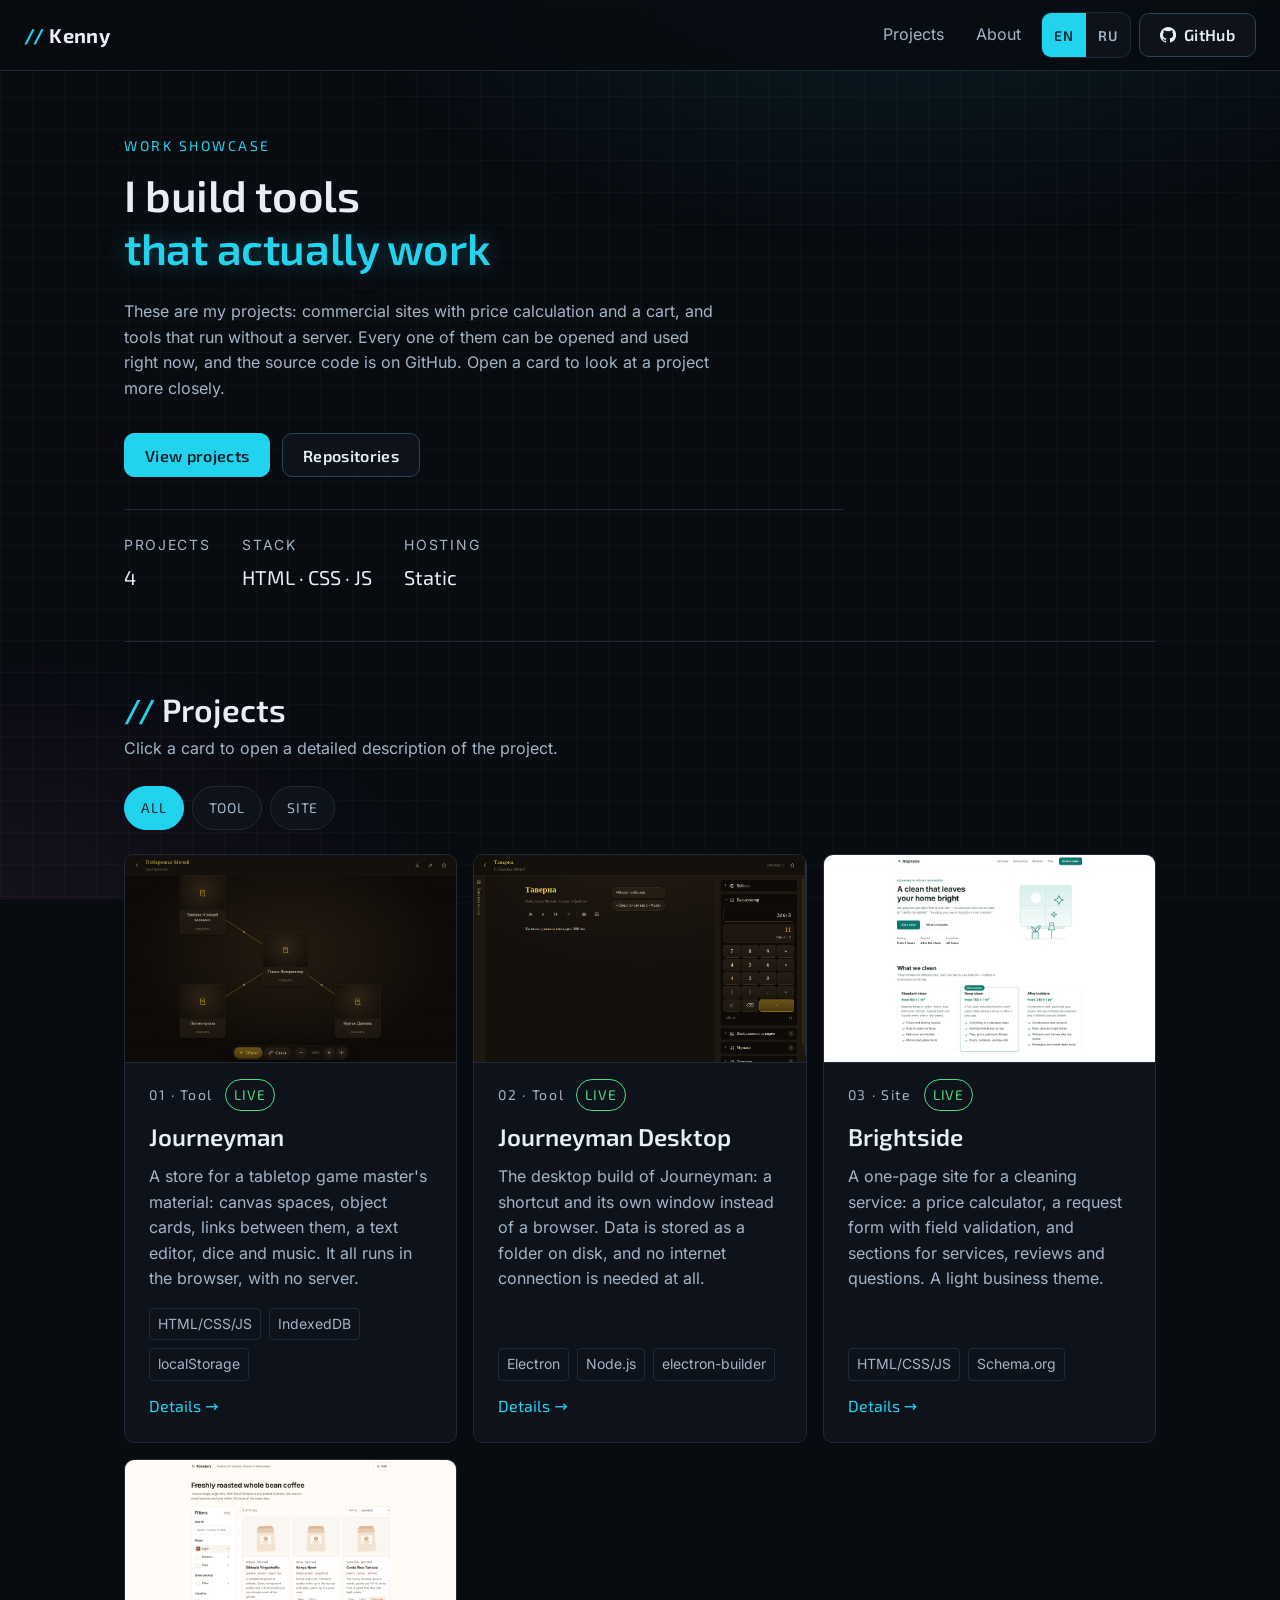
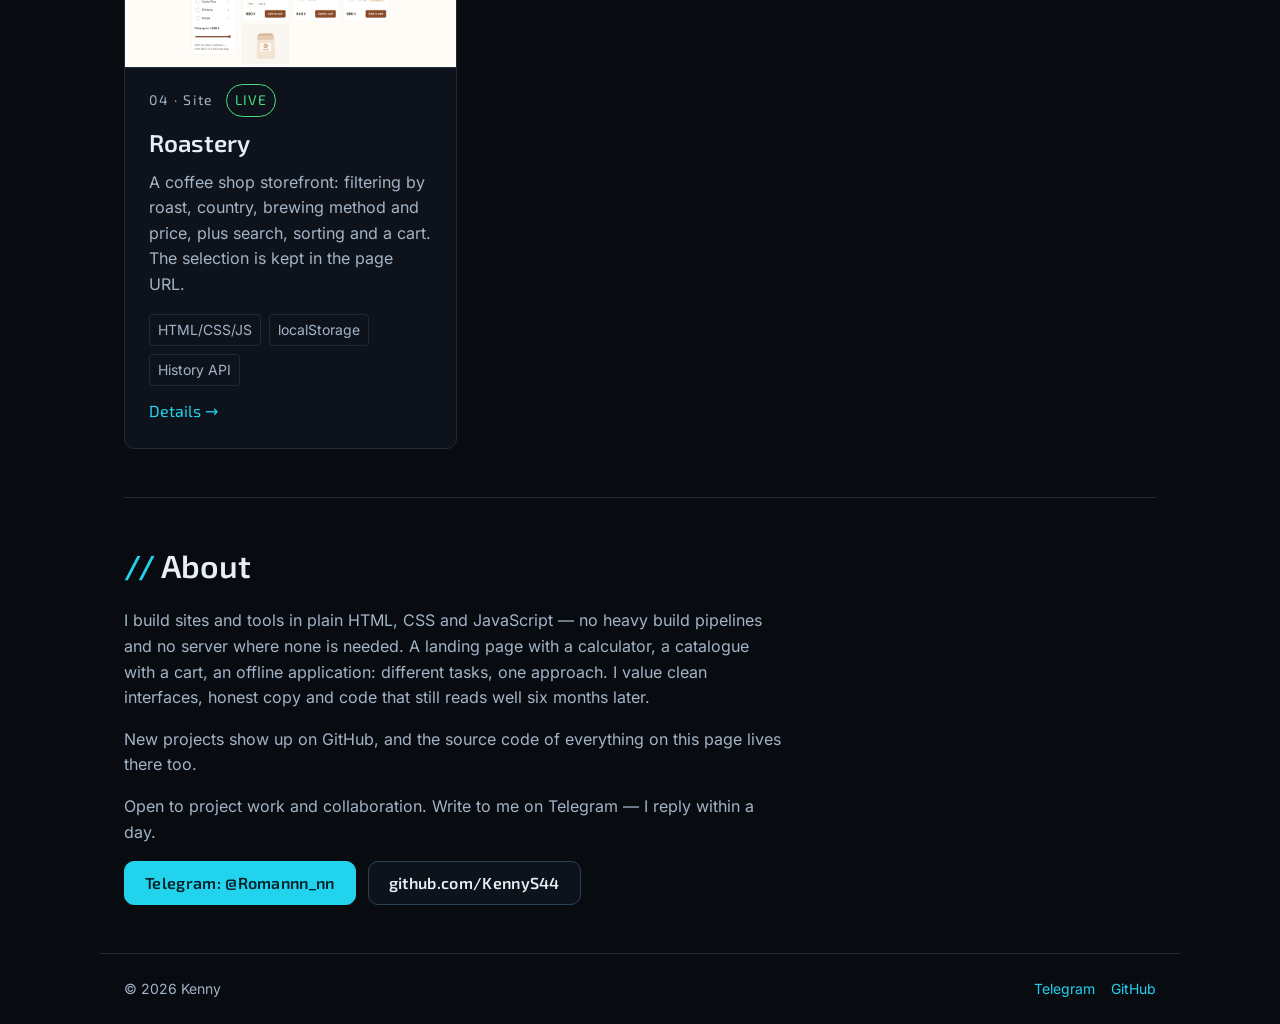
<file: index.html>
<!DOCTYPE html>
<html lang="en">
<head>
<meta charset="utf-8">
<meta name="viewport" content="width=device-width, initial-scale=1">
<title>Kenny — front-end developer: sites, calculators, catalogues</title>
<meta name="description" content="Kenny's portfolio: a landing page with a price calculator, a catalogue with filters and a cart, and tools for tabletop game masters. All in plain HTML, CSS and JavaScript, with live demos and open code.">
<link rel="canonical" href="https://kennys44.github.io/MyScreen/">
<link rel="alternate" hreflang="en" href="https://kennys44.github.io/MyScreen/?lang=en">
<link rel="alternate" hreflang="ru" href="https://kennys44.github.io/MyScreen/?lang=ru">
<link rel="alternate" hreflang="x-default" href="https://kennys44.github.io/MyScreen/">

<meta property="og:type" content="website">
<meta property="og:site_name" content="Kenny — project showcase">
<meta property="og:title" content="Kenny — front-end developer: sites, calculators, catalogues">
<meta property="og:description" content="Commercial sites and tools in plain HTML, CSS and JavaScript: a price calculator, a catalogue with a cart, a tabletop game master's codex. Live demos and open code.">
<meta property="og:url" content="https://kennys44.github.io/MyScreen/">
<meta property="og:image" content="https://kennys44.github.io/MyScreen/img/og.png">
<meta property="og:image:width" content="1200">
<meta property="og:image:height" content="630">
<meta property="og:locale" content="en_US">
<meta property="og:locale:alternate" content="ru_RU">
<meta name="twitter:card" content="summary_large_image">
<meta name="theme-color" content="#080b10">

<link rel="icon" href="img/favicon.svg" type="image/svg+xml">
<link rel="apple-touch-icon" href="img/apple-touch-icon.png">

<link rel="preload" href="fonts/Exo2-600-latin.woff2" as="font" type="font/woff2" crossorigin>
<link rel="preload" href="fonts/Inter-400-latin.woff2" as="font" type="font/woff2" crossorigin>
<link rel="stylesheet" href="css/fonts.css">
<link rel="stylesheet" href="css/style.css">
</head>
<body>
<div class="grid-bg" aria-hidden="true"></div>

<header class="topbar">
  <a class="brand" href="#top">
    <span class="brand-mark">//</span> Kenny
  </a>
  <nav class="nav">
    <a href="#projects" data-i18n="nav.projects">Projects</a>
    <a href="#about" data-i18n="nav.about">About</a>
    <div class="lang" role="group" data-i18n-label="a11y.language">
      <button type="button" data-lang="en" data-i18n-label="a11y.switchToEn" aria-pressed="true">EN</button>
      <button type="button" data-lang="ru" data-i18n-label="a11y.switchToRu" aria-pressed="false">RU</button>
    </div>
    <a class="btn btn-ghost" href="https://github.com/KennyS44" target="_blank" rel="noopener">
      <svg viewBox="0 0 16 16" width="16" height="16" aria-hidden="true"><path fill="currentColor" d="M8 0a8 8 0 0 0-2.53 15.59c.4.07.55-.17.55-.38l-.01-1.34c-2.23.48-2.7-1.07-2.7-1.07-.36-.93-.89-1.18-.89-1.18-.73-.5.05-.49.05-.49.8.06 1.23.83 1.23.83.72 1.23 1.88.87 2.34.67.07-.52.28-.87.51-1.07-1.78-.2-3.64-.89-3.64-3.95 0-.87.31-1.59.83-2.15-.08-.2-.36-1.02.08-2.12 0 0 .67-.21 2.2.82a7.6 7.6 0 0 1 4 0c1.53-1.03 2.2-.82 2.2-.82.44 1.1.16 1.92.08 2.12.52.56.83 1.28.83 2.15 0 3.07-1.87 3.75-3.65 3.95.29.25.54.73.54 1.48l-.01 2.2c0 .21.14.46.55.38A8 8 0 0 0 8 0z"/></svg>
      GitHub
    </a>
  </nav>
</header>

<main id="top">
  <section class="hero">
    <p class="eyebrow" data-i18n="hero.eyebrow">Work showcase</p>
    <h1 data-i18n-html="hero.title">I build tools<br><span class="accent">that actually work</span></h1>
    <p class="lead" data-i18n="hero.lead">
      These are my projects: commercial sites with price calculation and a
      cart, and tools that run without a server. Every one of them can be
      opened and used right now, and the source code is on GitHub. Open a card
      to look at a project more closely.
    </p>
    <div class="hero-actions">
      <a class="btn btn-solid" href="#projects" data-i18n="hero.cta.projects">View projects</a>
      <a class="btn btn-ghost" href="https://github.com/KennyS44" target="_blank" rel="noopener" data-i18n="hero.cta.repos">Repositories</a>
    </div>
    <dl class="stats">
      <div><dt data-i18n="stats.projects">Projects</dt><dd data-stat="count">—</dd></div>
      <div><dt data-i18n="stats.stack">Stack</dt><dd>HTML · CSS · JS</dd></div>
      <div><dt data-i18n="stats.hosting">Hosting</dt><dd data-i18n="stats.hosting.value">Static</dd></div>
    </dl>
  </section>

  <section class="section" id="projects">
    <div class="section-head">
      <h2 data-i18n="projects.title">Projects</h2>
      <p class="section-sub" data-i18n="projects.sub">Click a card to open a detailed description of the project.</p>
    </div>
    <div class="filters" role="group" data-i18n-label="projects.filterLabel"></div>
    <ul class="cards" id="cards"></ul>
  </section>

  <section class="section" id="about">
    <div class="section-head">
      <h2 data-i18n="about.title">About</h2>
    </div>
    <div class="about">
      <p data-i18n="about.p1">
        I build sites and tools in plain HTML, CSS and JavaScript — no heavy
        build pipelines and no server where none is needed. A landing page with
        a calculator, a catalogue with a cart, an offline application:
        different tasks, one approach. I value clean interfaces, honest copy
        and code that still reads well six months later.
      </p>
      <p data-i18n="about.p2">
        New projects show up on GitHub, and the source code of everything on
        this page lives there too.
      </p>
      <p data-i18n="about.p3">
        Open to project work and collaboration. Write to me on Telegram — I
        reply within a day.
      </p>
      <div class="about-actions">
        <a class="btn btn-solid" href="https://t.me/Romannn_nn" target="_blank" rel="noopener">Telegram: @Romannn_nn</a>
        <a class="btn btn-ghost" href="https://github.com/KennyS44" target="_blank" rel="noopener">github.com/KennyS44</a>
      </div>
    </div>
  </section>
</main>

<footer class="footer">
  <span>© <span data-year></span> Kenny</span>
  <span class="footer-links">
    <a href="https://t.me/Romannn_nn" target="_blank" rel="noopener">Telegram</a>
    <a href="https://github.com/KennyS44" target="_blank" rel="noopener">GitHub</a>
  </span>
</footer>

<div class="modal" id="modal" hidden>
  <div class="modal-backdrop" data-close></div>
  <div class="modal-panel" role="dialog" aria-modal="true" aria-labelledby="modal-title" tabindex="-1">
    <button class="modal-close" type="button" data-close data-i18n-label="a11y.close" aria-label="Close">×</button>
    <div class="modal-body"></div>
  </div>
</div>

<div class="lightbox" id="lightbox" hidden>
  <div class="lightbox-backdrop" data-lb-close></div>
  <div class="lightbox-panel" role="dialog" aria-modal="true" aria-labelledby="lightbox-caption" tabindex="-1">
    <button class="lightbox-close" type="button" data-lb-close data-i18n-label="a11y.closeImage" aria-label="Close image">×</button>
    <div class="lightbox-stage"><img alt=""></div>
    <p class="lightbox-caption" id="lightbox-caption"></p>
  </div>
</div>

<script src="js/content.js"></script>
<script src="js/main.js"></script>
</body>
</html>
</file>
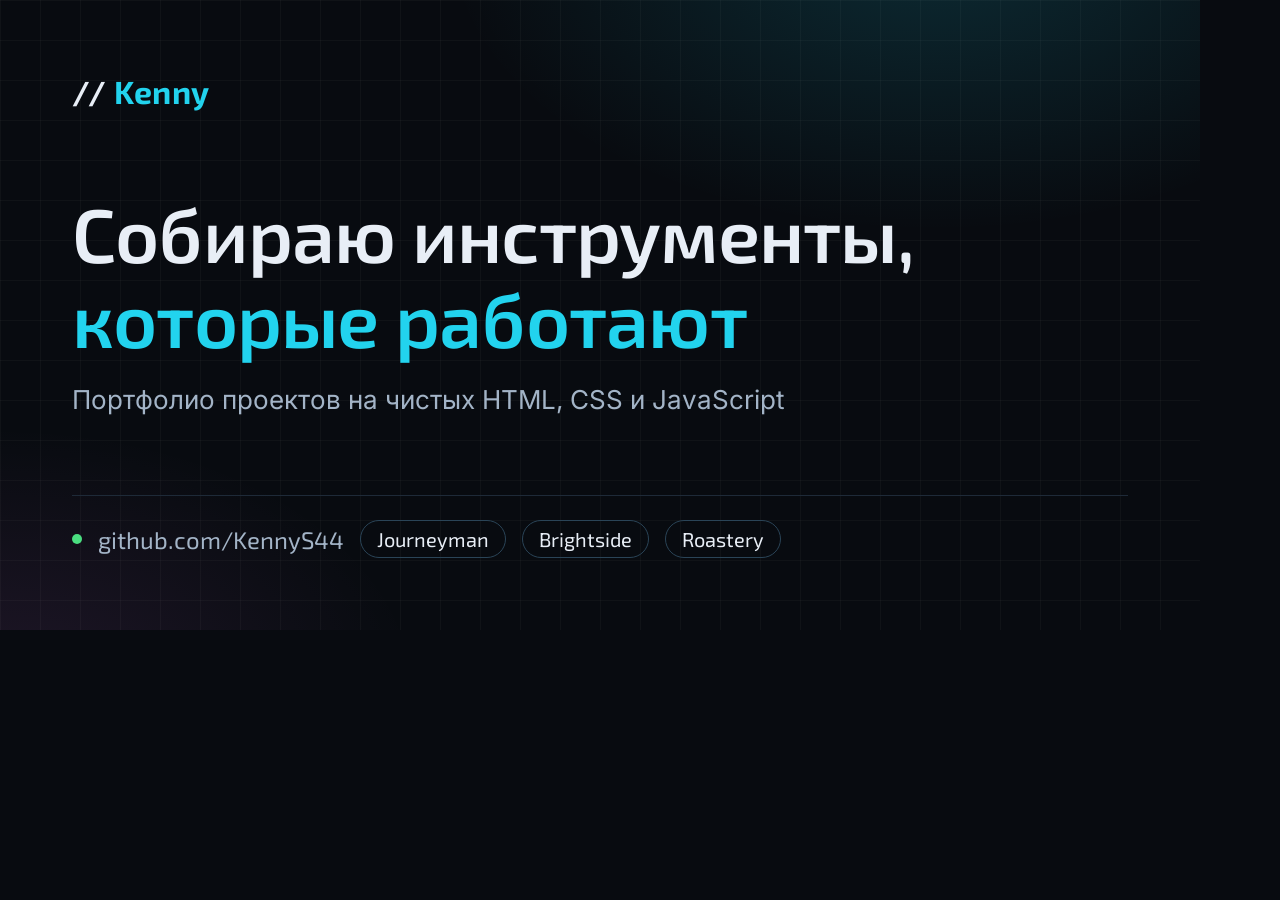
<file: tools/og-template.html>
<!DOCTYPE html>
<html lang="ru">
<!-- Шаблон превью для соцсетей. Снимается скриншотом 1200x630 в img/og.png. -->
<head>
<meta charset="utf-8">
<link rel="stylesheet" href="../css/fonts.css">
<style>
  * { box-sizing: border-box; margin: 0; }
  body {
    width: 1200px; height: 630px;
    background: #080b10;
    color: #e8eef6;
    font-family: "Inter", sans-serif;
    display: flex; flex-direction: column; justify-content: space-between;
    padding: 72px;
    position: relative; overflow: hidden;
  }
  .bg {
    position: absolute; inset: 0;
    background:
      radial-gradient(700px 420px at 78% -10%, rgba(34,211,238,.16), transparent 70%),
      radial-gradient(600px 380px at 0% 110%, rgba(232,121,249,.10), transparent 70%),
      linear-gradient(rgba(255,255,255,.03) 1px, transparent 1px) 0 0 / 100% 40px,
      linear-gradient(90deg, rgba(255,255,255,.03) 1px, transparent 1px) 0 0 / 40px 100%;
  }
  .row { position: relative; }
  .brand { font-family: "Exo 2", sans-serif; font-weight: 700; font-size: 32px; letter-spacing: .02em; }
  .brand span { color: #22d3ee; }
  h1 {
    font-family: "Exo 2", sans-serif; font-weight: 600;
    font-size: 76px; line-height: 1.12; letter-spacing: -.01em;
  }
  h1 em { font-style: normal; color: #22d3ee; }
  .sub { color: #a3b4c7; font-size: 26px; margin-top: 24px; }
  .foot {
    display: flex; align-items: center; gap: 16px;
    font-family: "Exo 2", sans-serif; font-size: 24px; color: #a3b4c7;
    border-top: 1px solid #1e2a38; padding-top: 24px;
  }
  .dot { width: 10px; height: 10px; border-radius: 50%; background: #4ade80; }
  .tag {
    border: 1px solid #2a4457; border-radius: 999px; padding: 6px 16px;
    font-size: 20px; color: #e8eef6;
  }
</style>
</head>
<body>
  <div class="bg"></div>
  <div class="row brand">// <span>Kenny</span></div>
  <div class="row">
    <h1>Собираю инструменты,<br><em>которые работают</em></h1>
    <p class="sub">Портфолио проектов на чистых HTML, CSS и JavaScript</p>
  </div>
  <div class="row foot">
    <span class="dot"></span>
    <span>github.com/KennyS44</span>
    <span class="tag">Journeyman</span>
    <span class="tag">Brightside</span>
    <span class="tag">Roastery</span>
  </div>
</body>
</html>
</file>
<file: css/fonts.css>
/* Шрифты лежат рядом — сайт не зависит от Google Fonts. */

@font-face {
  font-family: 'Exo 2';
  font-style: normal;
  font-weight: 400;
  font-display: swap;
  src: url('../fonts/Exo2-400-cyrillic.woff2') format('woff2');
  unicode-range: U+0301, U+0400-045F, U+0490-0491, U+04B0-04B1, U+2116;
}

@font-face {
  font-family: 'Exo 2';
  font-style: normal;
  font-weight: 400;
  font-display: swap;
  src: url('../fonts/Exo2-400-latin.woff2') format('woff2');
  unicode-range: U+0000-00FF, U+0131, U+0152-0153, U+02BB-02BC, U+02C6, U+02DA, U+02DC, U+0304, U+0308, U+0329, U+2000-206F, U+20AC, U+2122, U+2191, U+2193, U+2212, U+2215, U+FEFF, U+FFFD;
}

@font-face {
  font-family: 'Exo 2';
  font-style: normal;
  font-weight: 600;
  font-display: swap;
  src: url('../fonts/Exo2-600-cyrillic.woff2') format('woff2');
  unicode-range: U+0301, U+0400-045F, U+0490-0491, U+04B0-04B1, U+2116;
}

@font-face {
  font-family: 'Exo 2';
  font-style: normal;
  font-weight: 600;
  font-display: swap;
  src: url('../fonts/Exo2-600-latin.woff2') format('woff2');
  unicode-range: U+0000-00FF, U+0131, U+0152-0153, U+02BB-02BC, U+02C6, U+02DA, U+02DC, U+0304, U+0308, U+0329, U+2000-206F, U+20AC, U+2122, U+2191, U+2193, U+2212, U+2215, U+FEFF, U+FFFD;
}

@font-face {
  font-family: 'Exo 2';
  font-style: normal;
  font-weight: 700;
  font-display: swap;
  src: url('../fonts/Exo2-700-cyrillic.woff2') format('woff2');
  unicode-range: U+0301, U+0400-045F, U+0490-0491, U+04B0-04B1, U+2116;
}

@font-face {
  font-family: 'Exo 2';
  font-style: normal;
  font-weight: 700;
  font-display: swap;
  src: url('../fonts/Exo2-700-latin.woff2') format('woff2');
  unicode-range: U+0000-00FF, U+0131, U+0152-0153, U+02BB-02BC, U+02C6, U+02DA, U+02DC, U+0304, U+0308, U+0329, U+2000-206F, U+20AC, U+2122, U+2191, U+2193, U+2212, U+2215, U+FEFF, U+FFFD;
}

@font-face {
  font-family: 'Inter';
  font-style: normal;
  font-weight: 400;
  font-display: swap;
  src: url('../fonts/Inter-400-cyrillic.woff2') format('woff2');
  unicode-range: U+0301, U+0400-045F, U+0490-0491, U+04B0-04B1, U+2116;
}

@font-face {
  font-family: 'Inter';
  font-style: normal;
  font-weight: 400;
  font-display: swap;
  src: url('../fonts/Inter-400-latin.woff2') format('woff2');
  unicode-range: U+0000-00FF, U+0131, U+0152-0153, U+02BB-02BC, U+02C6, U+02DA, U+02DC, U+0304, U+0308, U+0329, U+2000-206F, U+20AC, U+2122, U+2191, U+2193, U+2212, U+2215, U+FEFF, U+FFFD;
}
</file>
<file: css/style.css>
/* MyScreen — витрина проектов. Киберпанк-каркас в деловой подаче. */

:root {
  --bg: #080b10;
  --surface: #0e131b;
  --surface-2: #131a24;
  --line: #1e2a38;
  --line-hot: #2a4457;
  --text: #e8eef6;
  --muted: #a3b4c7;
  --accent: #22d3ee;
  --accent-dim: #0e7f92;
  --magenta: #e879f9;

  --f-head: "Exo 2", ui-sans-serif, system-ui, sans-serif;
  --f-body: "Inter", ui-sans-serif, system-ui, -apple-system, sans-serif;

  --r: 10px;
  --ease: cubic-bezier(.22, .61, .36, 1);
}

* { box-sizing: border-box; }

html { scroll-behavior: smooth; }

body {
  margin: 0;
  background: var(--bg);
  color: var(--text);
  font-family: var(--f-body);
  font-size: 16px;
  line-height: 1.6;
  -webkit-font-smoothing: antialiased;
  overflow-x: hidden;
}

/* Фоновая сетка — тихая, не мешает читать */
.grid-bg {
  position: fixed;
  inset: 0;
  z-index: -1;
  background:
    radial-gradient(900px 500px at 70% -10%, rgba(34, 211, 238, .10), transparent 70%),
    radial-gradient(700px 400px at 0% 100%, rgba(232, 121, 249, .06), transparent 70%),
    linear-gradient(rgba(255, 255, 255, .022) 1px, transparent 1px) 0 0 / 100% 32px,
    linear-gradient(90deg, rgba(255, 255, 255, .022) 1px, transparent 1px) 0 0 / 32px 100%;
}

a { color: var(--accent); text-decoration: none; }
a:hover { color: #7fe9f7; }

h1, h2, h3 { font-family: var(--f-head); font-weight: 600; line-height: 1.2; margin: 0; }

/* ---------- Шапка ---------- */
.topbar {
  position: sticky;
  top: 0;
  z-index: 20;
  display: flex;
  align-items: center;
  justify-content: space-between;
  gap: 16px;
  padding: 12px 24px;
  background: rgba(8, 11, 16, .82);
  backdrop-filter: blur(10px);
  border-bottom: 1px solid var(--line);
}

.brand {
  font-family: var(--f-head);
  font-size: 20px;
  font-weight: 700;
  color: var(--text);
  letter-spacing: .02em;
}
.brand-mark { color: var(--accent); }

.nav { display: flex; align-items: center; gap: 8px; }
.nav > a:not(.btn) {
  color: var(--muted);
  font-size: 16px;
  padding: 8px 12px;
  border-radius: var(--r);
  min-height: 44px;
  display: inline-flex;
  align-items: center;
  transition: color .2s var(--ease), background .2s var(--ease);
}
.nav > a:not(.btn):hover { color: var(--text); background: var(--surface-2); }

/* ---------- Переключатель языка ---------- */
.lang {
  display: inline-flex;
  border: 1px solid var(--line);
  border-radius: var(--r);
  background: var(--surface);
  overflow: hidden;
}

.lang button {
  min-width: 44px;
  min-height: 44px;
  padding: 8px 12px;
  border: 0;
  background: transparent;
  color: var(--muted);
  font-family: var(--f-head);
  font-size: 14px;
  font-weight: 600;
  letter-spacing: .06em;
  cursor: pointer;
  transition: color .2s var(--ease), background .2s var(--ease);
}

.lang button:hover { color: var(--text); background: var(--surface-2); }

.lang button[aria-pressed="true"] {
  color: #04222a;
  background: var(--accent);
}

/* ---------- Кнопки ---------- */
.btn {
  display: inline-flex;
  align-items: center;
  justify-content: center;
  gap: 8px;
  min-height: 44px;
  padding: 8px 20px;
  border-radius: var(--r);
  border: 1px solid var(--line-hot);
  font-family: var(--f-head);
  font-size: 16px;
  font-weight: 600;
  letter-spacing: .02em;
  cursor: pointer;
  transition: transform .2s var(--ease), background .2s var(--ease),
              border-color .2s var(--ease), box-shadow .2s var(--ease);
}
.btn:hover { transform: translateY(-2px); }

.btn-solid {
  background: var(--accent);
  border-color: var(--accent);
  color: #04222a;
}
.btn-solid:hover { background: #4ce0f5; color: #04222a; box-shadow: 0 8px 24px rgba(34, 211, 238, .22); }

.btn-ghost { background: var(--surface); color: var(--text); }
.btn-ghost:hover { border-color: var(--accent); color: var(--text); background: var(--surface-2); }

/* ---------- Герой ---------- */
main { max-width: 1080px; margin: 0 auto; padding: 0 24px; }

.hero { padding: 64px 0 48px; max-width: 720px; }

.eyebrow {
  font-family: var(--f-head);
  font-size: 14px;
  letter-spacing: .18em;
  text-transform: uppercase;
  color: var(--accent);
  margin: 0 0 12px;
}

.hero h1 { font-size: 44px; letter-spacing: -.01em; }
.hero h1 .accent {
  color: var(--accent);
  text-shadow: 0 0 24px rgba(34, 211, 238, .35);
}

.lead {
  color: var(--muted);
  font-size: 16px;
  max-width: 60ch;
  margin: 24px 0 0;
}

.hero-actions { display: flex; flex-wrap: wrap; gap: 12px; margin-top: 32px; }

.stats {
  display: flex;
  flex-wrap: wrap;
  gap: 32px;
  margin: 32px 0 0;
  padding-top: 24px;
  border-top: 1px solid var(--line);
}
.stats dt {
  font-size: 14px;
  letter-spacing: .12em;
  text-transform: uppercase;
  color: var(--muted);
}
.stats dd {
  margin: 4px 0 0;
  font-family: var(--f-head);
  font-size: 20px;
  color: var(--text);
}

/* ---------- Секции ---------- */
.section { padding: 48px 0; border-top: 1px solid var(--line); }
.section-head { margin-bottom: 24px; }
.section-head h2 { font-size: 32px; }
.section-head h2::before { content: "// "; color: var(--accent); }
.section-sub { color: var(--muted); margin: 8px 0 0; max-width: 60ch; }

/* ---------- Фильтры ---------- */
.filters { display: flex; flex-wrap: wrap; gap: 8px; margin-bottom: 24px; }
.chip {
  min-height: 44px;
  padding: 8px 16px;
  border-radius: 999px;
  border: 1px solid var(--line);
  background: var(--surface);
  color: var(--muted);
  font-family: var(--f-head);
  font-size: 14px;
  letter-spacing: .06em;
  text-transform: uppercase;
  cursor: pointer;
  transition: color .2s var(--ease), border-color .2s var(--ease), background .2s var(--ease);
}
.chip:hover { color: var(--text); border-color: var(--line-hot); }
.chip[aria-pressed="true"] {
  color: #04222a;
  background: var(--accent);
  border-color: var(--accent);
}

/* ---------- Карточки ---------- */
.cards {
  list-style: none;
  margin: 0;
  padding: 0;
  display: grid;
  grid-template-columns: repeat(auto-fill, minmax(300px, 1fr));
  gap: 16px;
}

.cards li { display: flex; }

.card {
  position: relative;
  display: flex;
  flex-direction: column;
  gap: 12px;
  width: 100%;
  text-align: left;
  padding: 24px;
  background: var(--surface);
  border: 1px solid var(--line);
  border-radius: var(--r);
  color: var(--text);
  font: inherit;
  cursor: pointer;
  overflow: hidden;
  transition: transform .2s var(--ease), border-color .2s var(--ease), background .2s var(--ease);
}
.card::before {
  content: "";
  position: absolute;
  left: 0; top: 0; bottom: 0;
  width: 2px;
  background: linear-gradient(180deg, var(--accent), var(--magenta));
  opacity: 0;
  transition: opacity .2s var(--ease);
}
.card:hover, .card:focus-visible {
  transform: translateY(-4px);
  border-color: var(--line-hot);
  background: var(--surface-2);
  outline: none;
}
.card:hover::before, .card:focus-visible::before { opacity: 1; }

.card-shot {
  display: block;
  margin: -24px -24px 4px;
  border-bottom: 1px solid var(--line);
  background: var(--surface-2);
}
.card-shot img {
  display: block;
  width: 100%;
  height: auto;
  aspect-ratio: 16 / 10;
  object-fit: cover;
  object-position: top center;
}
.card-shot-empty {
  aspect-ratio: 16 / 10;
  display: flex;
  align-items: center;
  justify-content: center;
  font-family: var(--f-head);
  font-size: 32px;
  color: var(--line-hot);
}

.card-top { display: flex; align-items: center; justify-content: space-between; gap: 12px; }
.card-id { font-family: var(--f-head); font-size: 14px; letter-spacing: .12em; color: var(--muted); }

.status {
  font-family: var(--f-head);
  font-size: 14px;
  letter-spacing: .06em;
  text-transform: uppercase;
  padding: 4px 8px;
  border-radius: 999px;
  border: 1px solid currentColor;
}
.status.live { color: #4ade80; }
.status.wip { color: #fbbf24; }
.status.idea { color: var(--muted); }

.card h3 { font-size: 24px; }
.card p { margin: 0; color: var(--muted); font-size: 16px; }

.tags { display: flex; flex-wrap: wrap; gap: 8px; margin-top: auto; padding-top: 4px; }
.tag {
  font-size: 14px;
  color: var(--muted);
  border: 1px solid var(--line);
  border-radius: 4px;
  padding: 4px 8px;
}

.card-more { font-family: var(--f-head); font-size: 16px; color: var(--accent); }

/* ---------- Обо мне ---------- */
.about { max-width: 66ch; display: flex; flex-direction: column; align-items: flex-start; gap: 16px; }
.about p { margin: 0; color: var(--muted); }
.about-actions { display: flex; flex-wrap: wrap; gap: 12px; }

/* ---------- Подвал ---------- */
.footer {
  max-width: 1080px;
  margin: 0 auto;
  padding: 24px;
  display: flex;
  justify-content: space-between;
  gap: 16px;
  color: var(--muted);
  font-size: 14px;
  border-top: 1px solid var(--line);
}
.footer-links { display: flex; gap: 16px; }

/* ---------- Знакомство с проектом ---------- */
.modal { position: fixed; inset: 0; z-index: 50; display: flex; }
.modal[hidden] { display: none; }

.modal-backdrop {
  position: absolute;
  inset: 0;
  background: rgba(4, 7, 11, .78);
  backdrop-filter: blur(4px);
  animation: fade .2s var(--ease);
}

.modal-panel {
  position: relative;
  margin: auto;
  width: min(680px, calc(100% - 32px));
  max-height: min(86vh, 860px);
  overflow-y: auto;
  background: var(--surface);
  border: 1px solid var(--line-hot);
  border-radius: var(--r);
  padding: 32px;
  animation: rise .24s var(--ease);
}

.modal-close {
  position: absolute;
  top: 12px;
  right: 12px;
  width: 44px;
  height: 44px;
  border-radius: var(--r);
  border: 1px solid var(--line);
  background: var(--surface-2);
  color: var(--muted);
  font-size: 24px;
  line-height: 1;
  cursor: pointer;
  transition: color .2s var(--ease), border-color .2s var(--ease);
}
.modal-close:hover { color: var(--text); border-color: var(--accent); }

.modal-body h2 { font-size: 32px; margin-bottom: 8px; padding-right: 44px; }
.modal-body .modal-sub { color: var(--muted); margin: 0 0 24px; }
.modal-body h4 {
  font-family: var(--f-head);
  font-size: 14px;
  letter-spacing: .14em;
  text-transform: uppercase;
  color: var(--accent);
  margin: 24px 0 8px;
}
.modal-body p { margin: 0 0 12px; color: var(--muted); max-width: 66ch; }
.modal-body ul { margin: 0; padding-left: 20px; color: var(--muted); }
.modal-body li { margin-bottom: 8px; }
.modal-shots { display: flex; flex-direction: column; gap: 16px; margin: 16px 0 24px; }
.modal-shots figure { margin: 0; }
.shot-zoom {
  display: block;
  width: 100%;
  padding: 0;
  border: 0;
  background: none;
  cursor: zoom-in;
  border-radius: var(--r);
  transition: transform .2s var(--ease);
}
.shot-zoom:hover { transform: translateY(-2px); }
.shot-zoom:focus-visible { outline: 2px solid var(--accent); outline-offset: 3px; }
.modal-shots img {
  display: block;
  width: 100%;
  height: auto;
  border: 1px solid var(--line);
  border-radius: var(--r);
  background: var(--surface-2);
}
.shot-zoom:hover img { border-color: var(--line-hot); }
.modal-shots figcaption {
  margin-top: 8px;
  color: var(--muted);
  font-size: 14px;
  line-height: 1.5;
}

.modal-actions { display: flex; flex-wrap: wrap; gap: 12px; margin-top: 32px; }

/* ---------- Изображение крупным планом ---------- */
.lightbox { position: fixed; inset: 0; z-index: 60; display: flex; }
.lightbox[hidden] { display: none; }

.lightbox-backdrop {
  position: absolute;
  inset: 0;
  background: rgba(4, 7, 11, .92);
  backdrop-filter: blur(6px);
  animation: fade .2s var(--ease);
  cursor: zoom-out;
}

.lightbox-panel {
  position: relative;
  margin: auto;
  display: flex;
  flex-direction: column;
  gap: 12px;
  max-width: calc(100% - 32px);
  animation: rise .24s var(--ease);
}

.lightbox-stage { display: flex; max-width: 100%; }

.lightbox-stage img {
  display: block;
  max-width: 100%;
  max-height: 78vh;
  width: auto;
  height: auto;
  border: 1px solid var(--line-hot);
  border-radius: var(--r);
  cursor: zoom-out;
}

.lightbox-caption {
  margin: 0;
  max-width: 66ch;
  color: var(--muted);
  font-size: 14px;
  line-height: 1.5;
}

.lightbox-close {
  position: absolute;
  top: -56px;
  right: 0;
  width: 44px;
  height: 44px;
  border-radius: var(--r);
  border: 1px solid var(--line);
  background: var(--surface-2);
  color: var(--muted);
  font-size: 24px;
  line-height: 1;
  cursor: pointer;
  transition: color .2s var(--ease), border-color .2s var(--ease);
}
.lightbox-close:hover { color: var(--text); border-color: var(--accent); }

@keyframes fade { from { opacity: 0; } }
@keyframes rise { from { opacity: 0; transform: translateY(12px); } }

:focus-visible { outline: 2px solid var(--accent); outline-offset: 2px; }

@media (max-width: 640px) {
  .topbar { padding: 8px 16px; }
  /* На узком экране навигация дублируется кнопками в герое — оставляем GitHub */
  .nav > a:not(.btn) { display: none; }
  main { padding: 0 16px; }
  .hero { padding: 32px 0; }
  .hero h1 { font-size: 32px; }
  .section-head h2 { font-size: 24px; }
  .stats { gap: 24px; }
  .modal-panel { padding: 24px; }
  .modal-body h2 { font-size: 24px; }
  /* Узкий экран: снимок показывается во всю высоту и прокручивается вбок —
     иначе широкий кадр ужимается до нечитаемого и «рассмотреть» не выходит */
  .lightbox-stage { overflow-x: auto; overscroll-behavior-x: contain; }
  .lightbox-stage img { max-width: none; max-height: none; height: 62vh; width: auto; }
  .footer { padding: 24px 16px; }
}

@media (prefers-reduced-motion: reduce) {
  html { scroll-behavior: auto; }
  *, *::before, *::after { animation-duration: .01ms !important; transition-duration: .01ms !important; }
}
</file>
